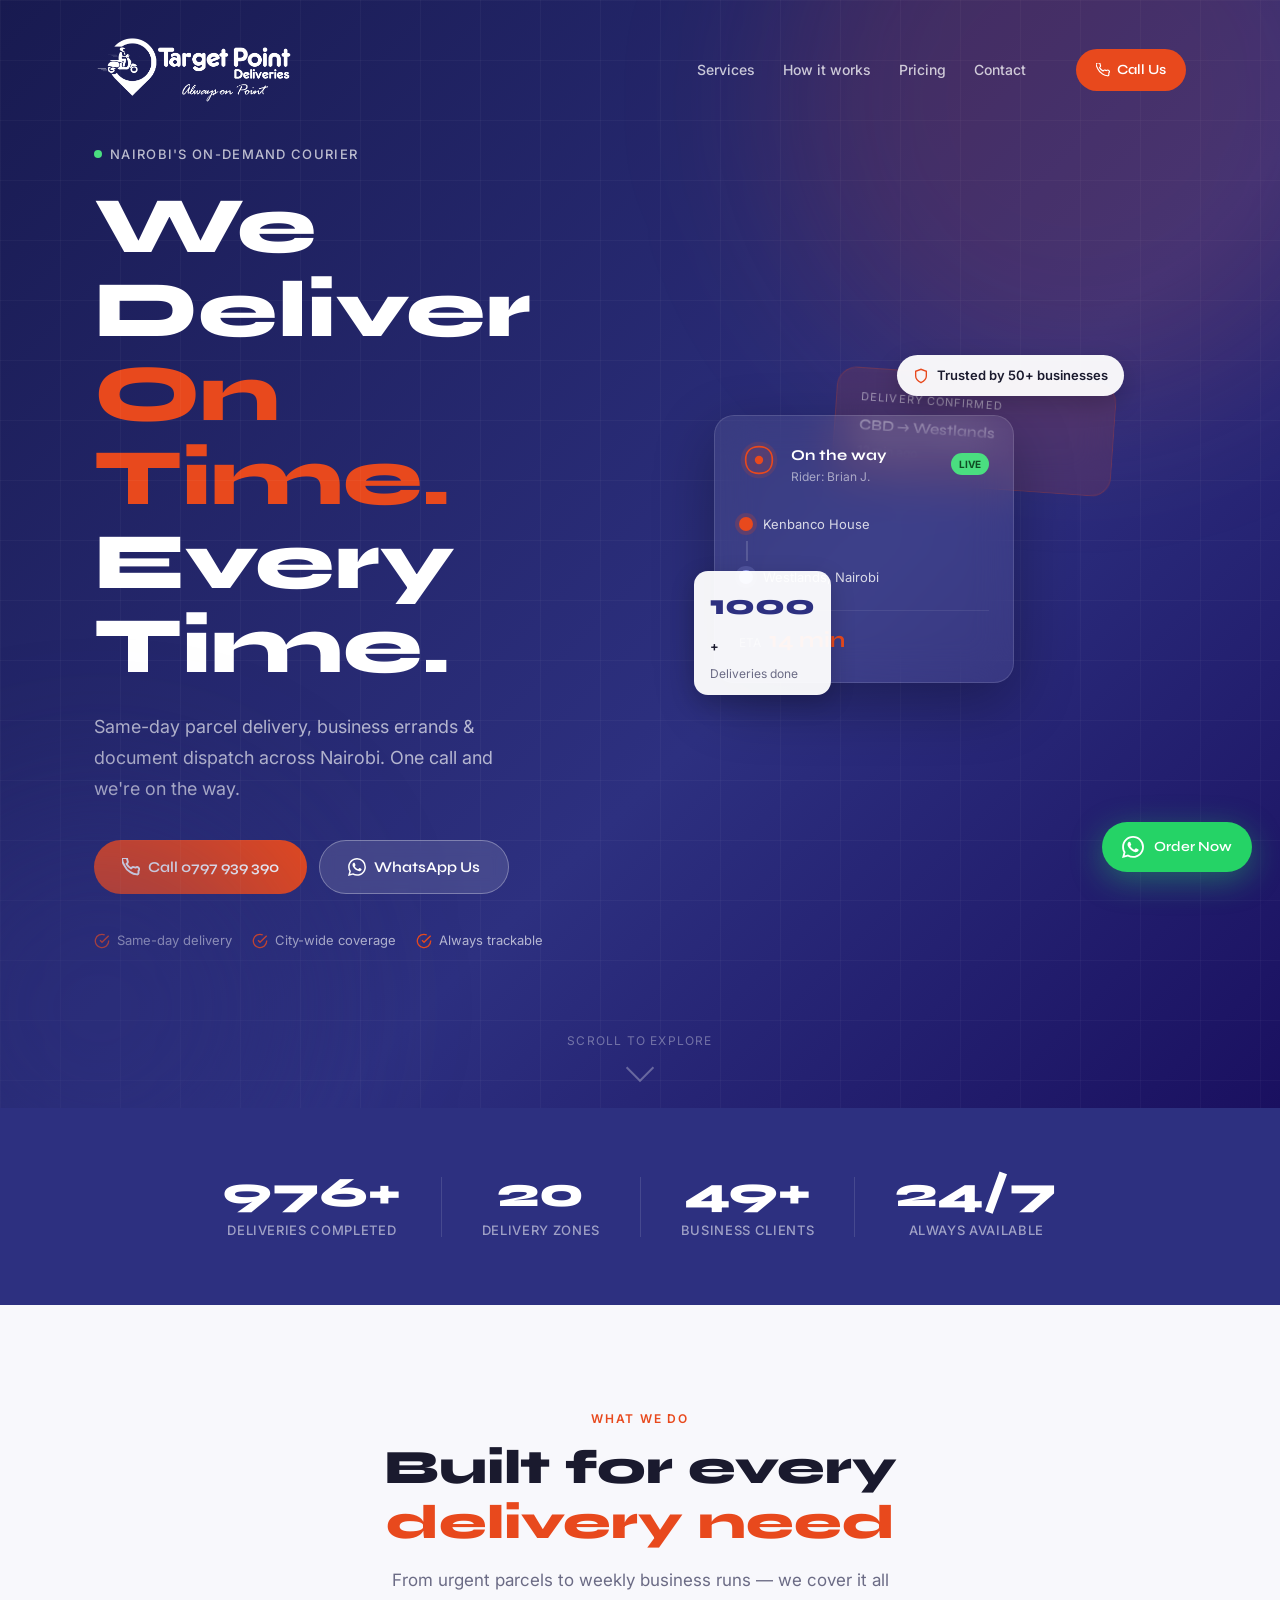
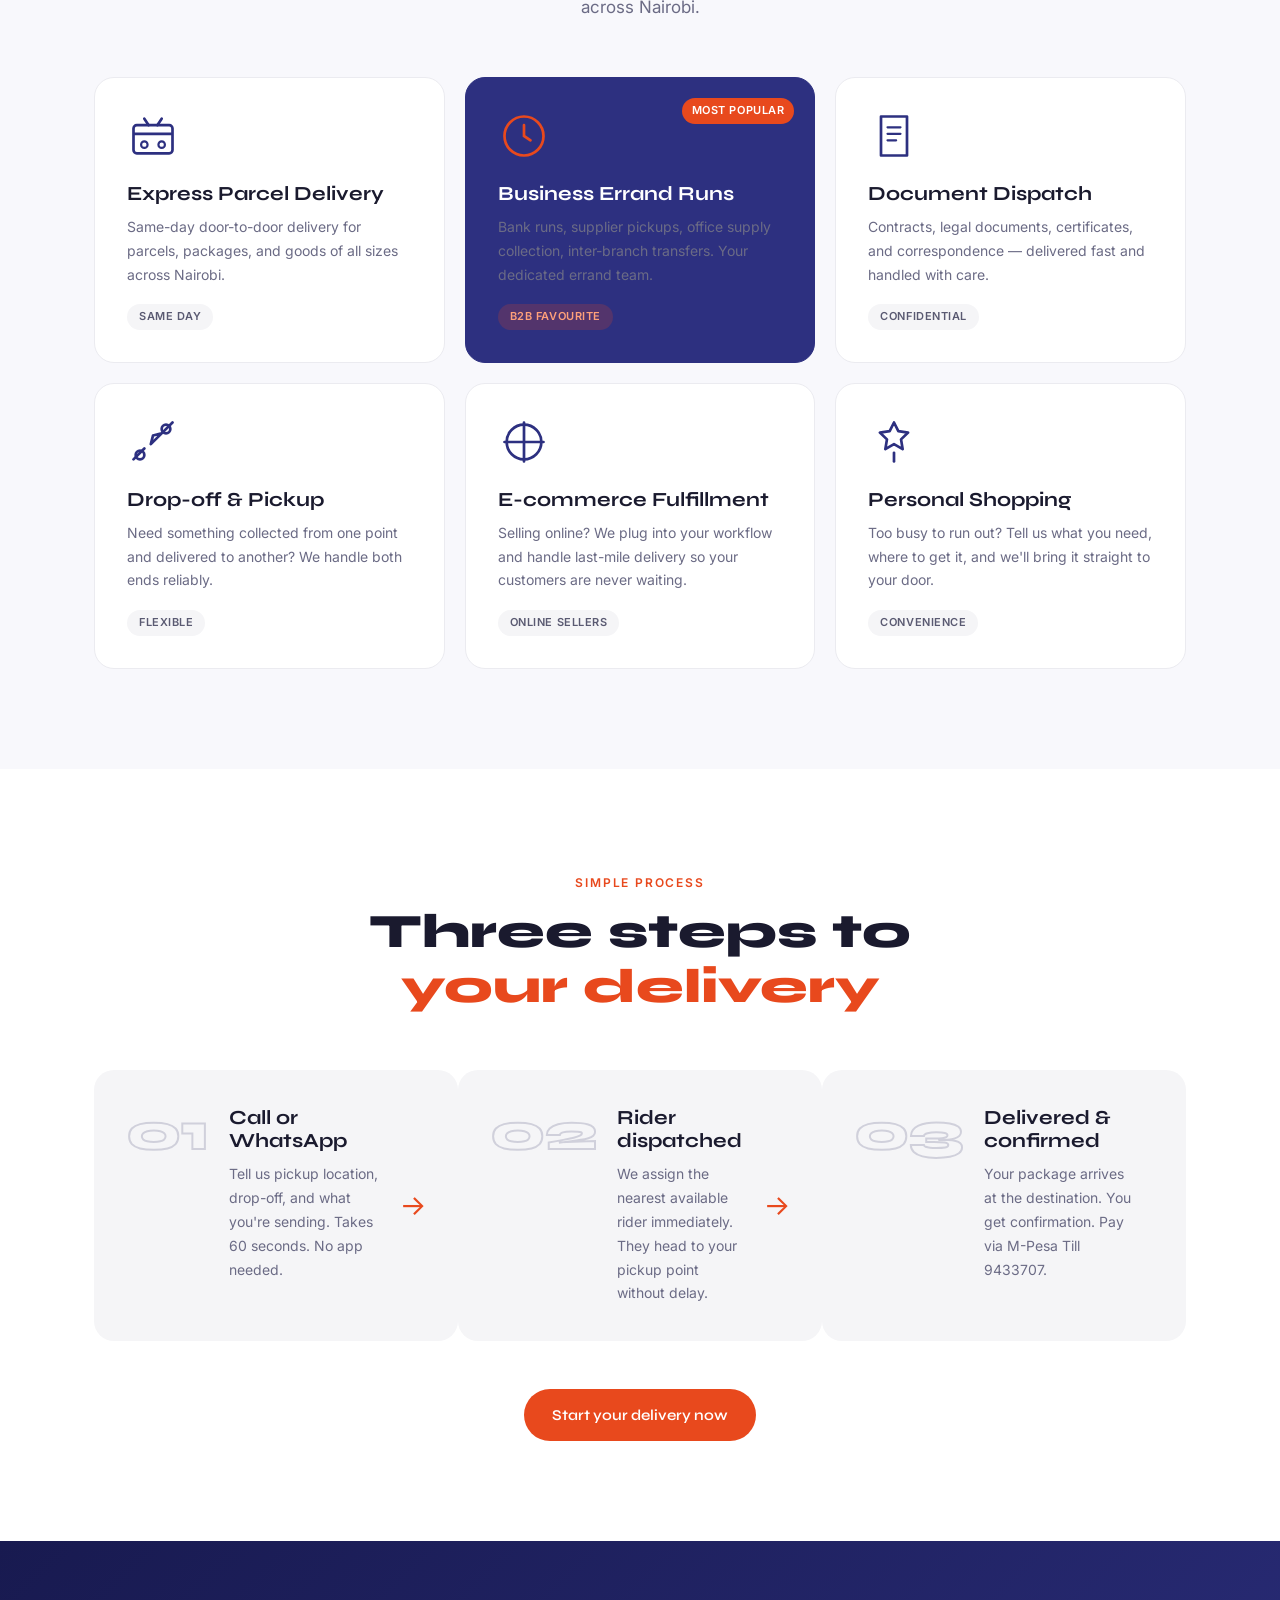
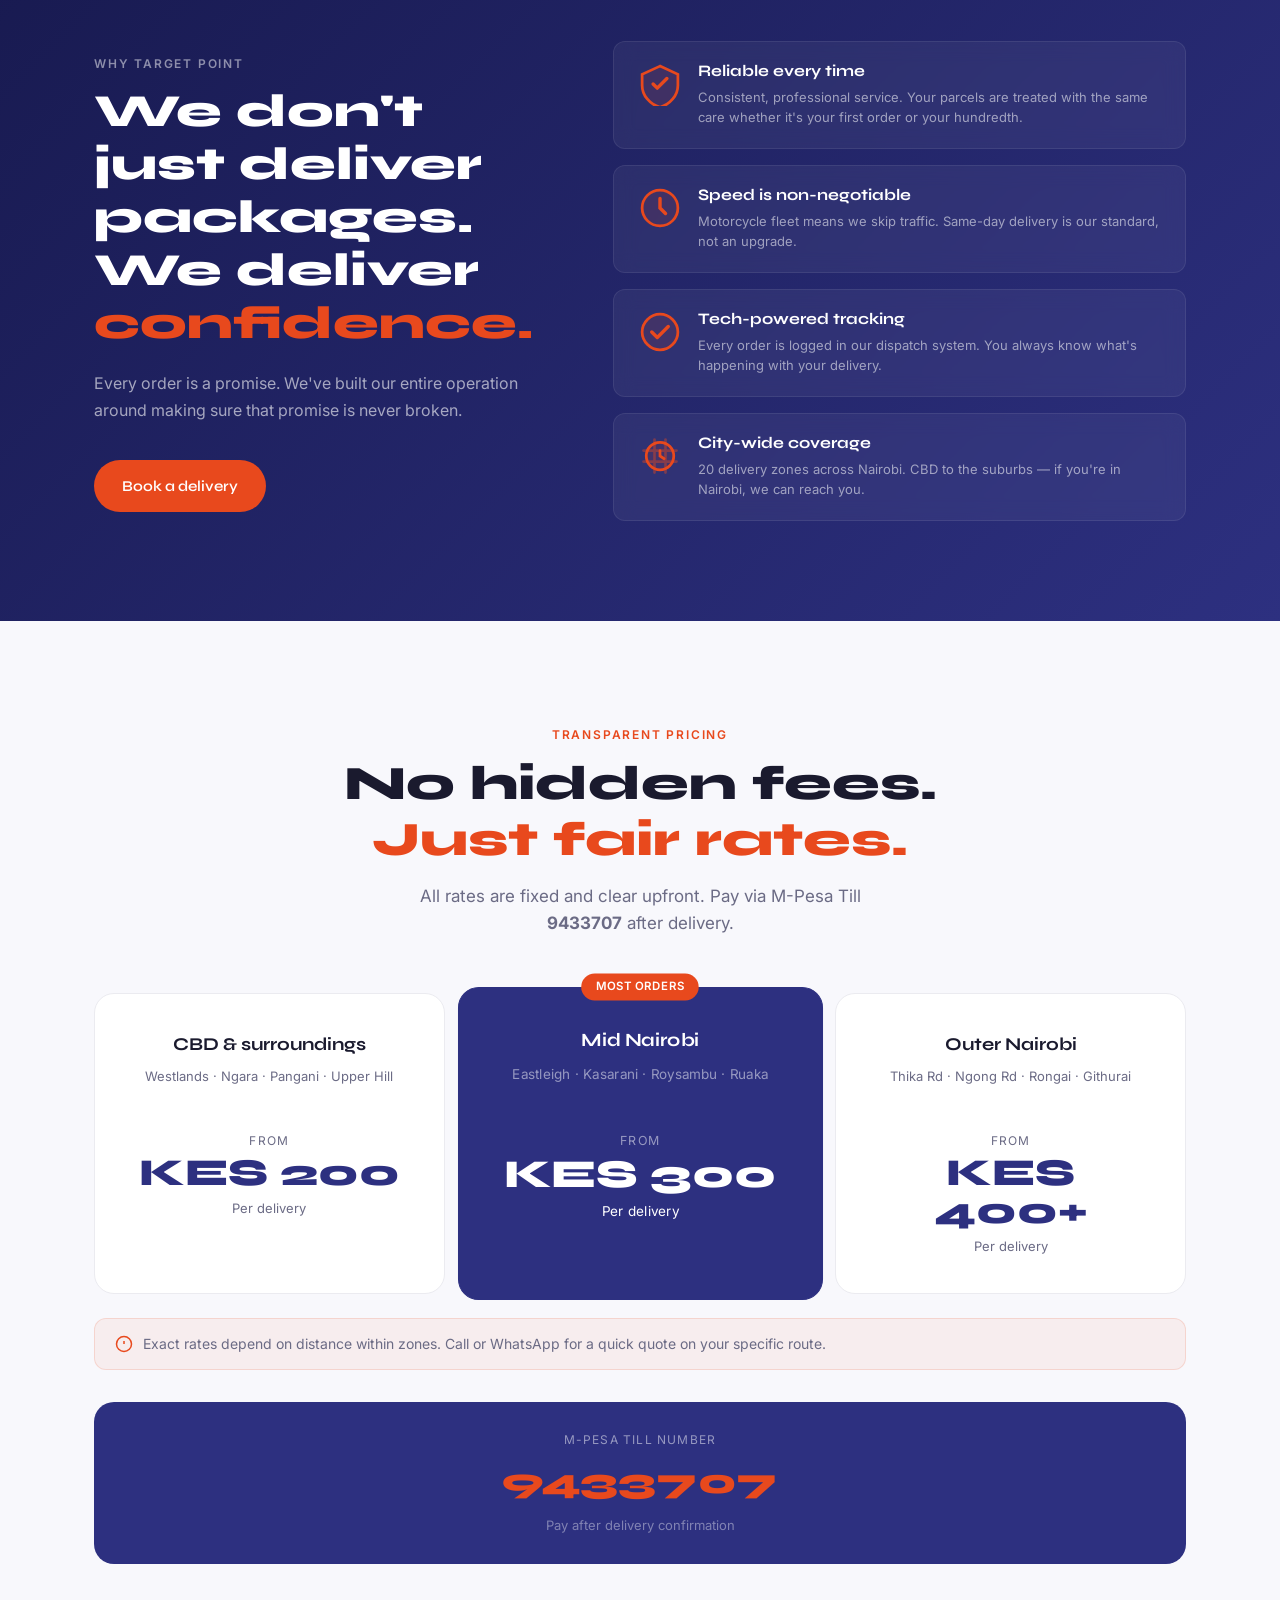
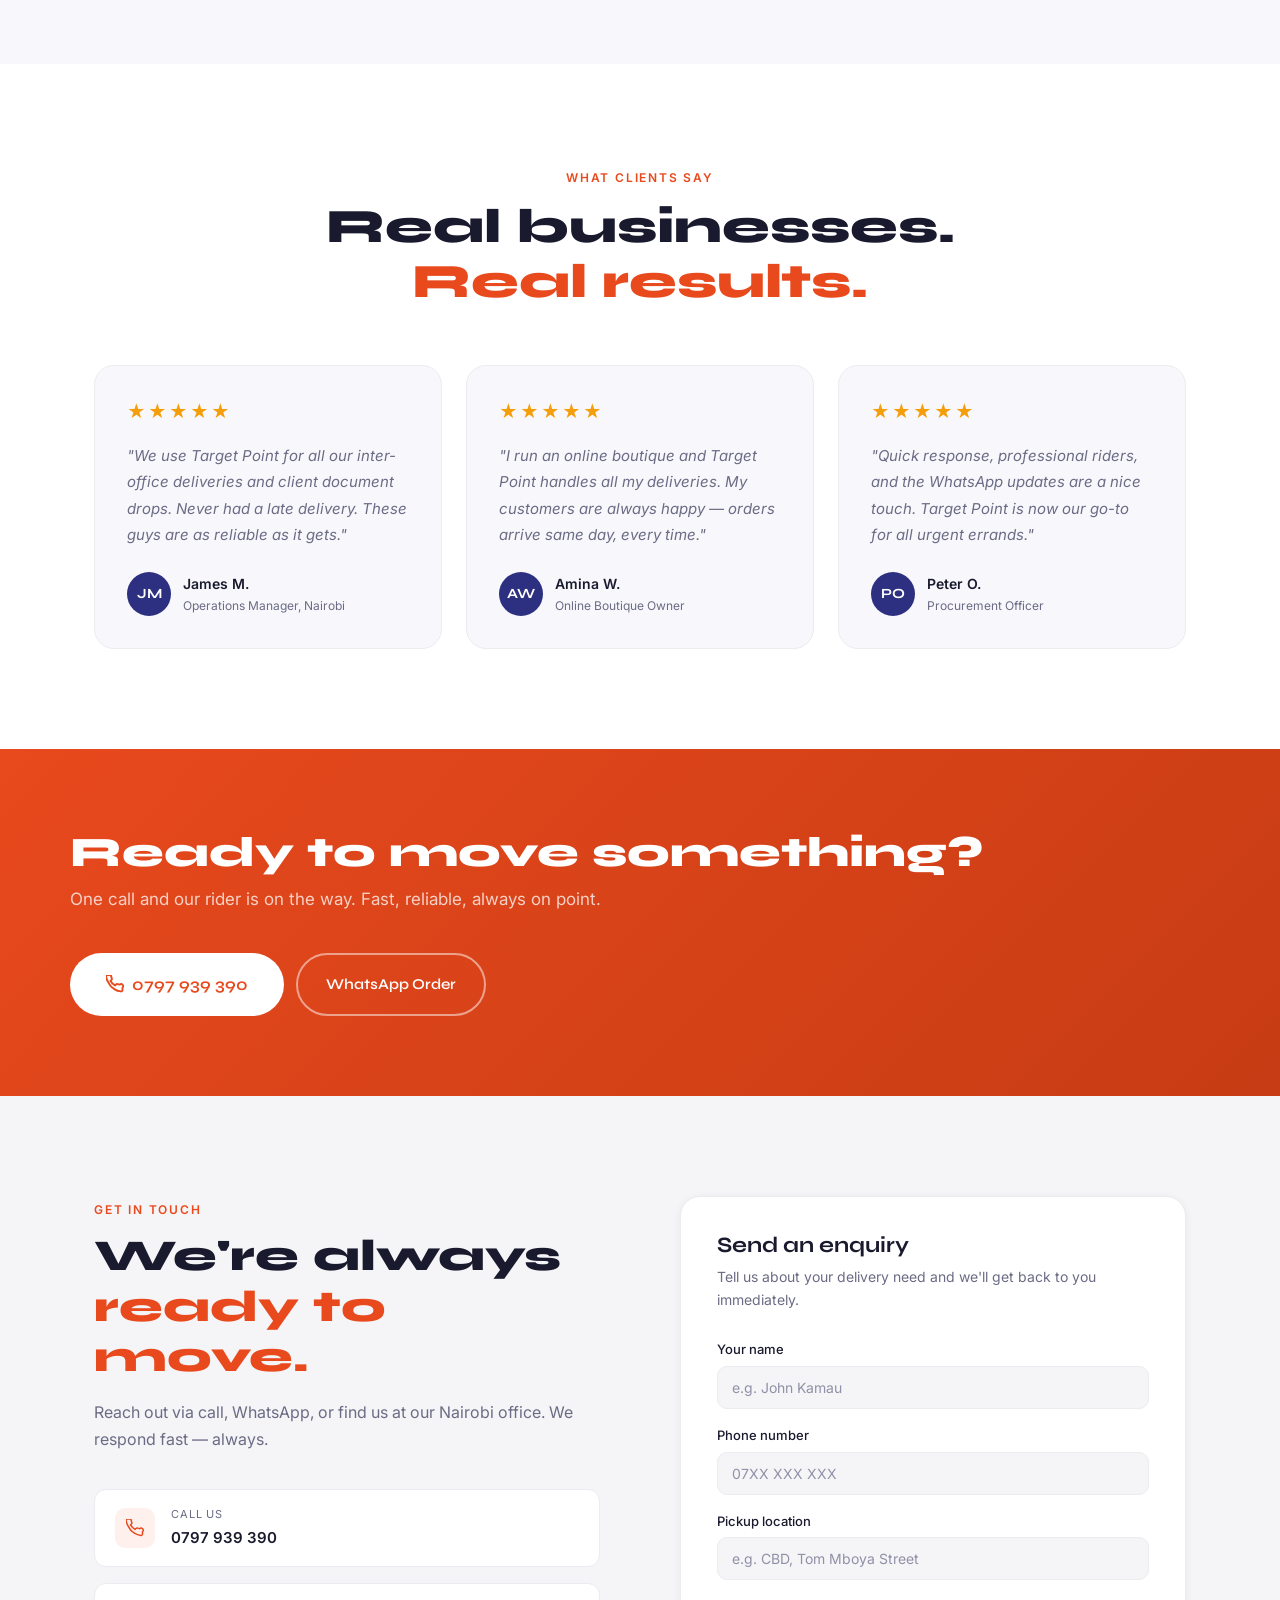
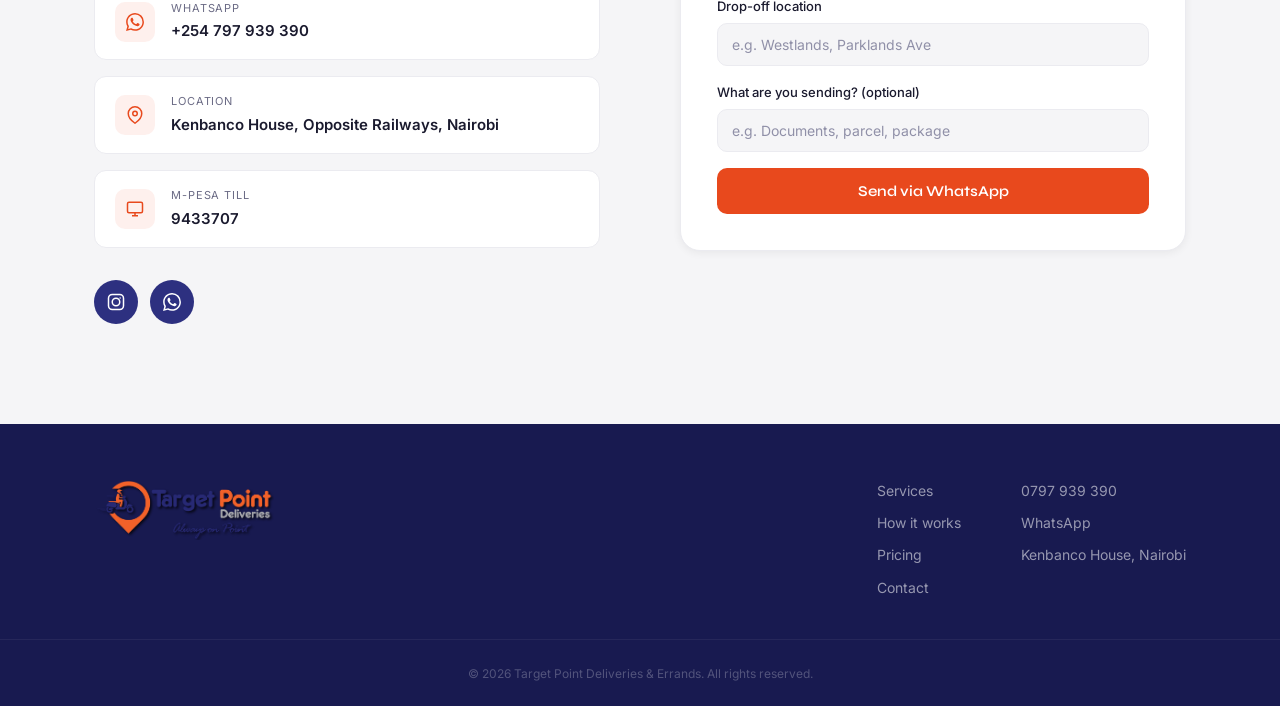
<file: index.html>
<!doctype html>
<html lang="en">
  <head>
    <meta charset="UTF-8" />
    <meta name="viewport" content="width=device-width, initial-scale=1.0" />
    <title>
      Target Point Deliveries & Errands | Fast, Reliable, Always on Point
    </title>
    <meta
      name="description"
      content="Nairobi's fastest motorcycle courier service. Same-day parcel delivery, business errands & document dispatch across the city. Call 0797 939 390."
    />
    <link rel="preconnect" href="https://fonts.googleapis.com" />
    <link rel="preconnect" href="https://fonts.gstatic.com" crossorigin />
    <link
      href="https://fonts.googleapis.com/css2?family=Syne:wght@400;600;700;800&family=Inter:wght@400;500;600&display=swap"
      rel="stylesheet"
    />
    <link rel="stylesheet" href="style.css" />
  </head>
  <body>
    <!-- FLOATING WHATSAPP -->
    <a
      href="https://wa.me/254797939390?text=Hi%20Target%20Point%2C%20I%27d%20like%20to%20make%20a%20delivery%20enquiry."
      class="wa-float"
      target="_blank"
      aria-label="Chat on WhatsApp"
    >
      <svg viewBox="0 0 24 24" fill="currentColor">
        <path
          d="M17.472 14.382c-.297-.149-1.758-.867-2.03-.967-.273-.099-.471-.148-.67.15-.197.297-.767.966-.94 1.164-.173.199-.347.223-.644.075-.297-.15-1.255-.463-2.39-1.475-.883-.788-1.48-1.761-1.653-2.059-.173-.297-.018-.458.13-.606.134-.133.298-.347.446-.52.149-.174.198-.298.298-.497.099-.198.05-.371-.025-.52-.075-.149-.669-1.612-.916-2.207-.242-.579-.487-.5-.669-.51-.173-.008-.371-.01-.57-.01-.198 0-.52.074-.792.372-.272.297-1.04 1.016-1.04 2.479 0 1.462 1.065 2.875 1.213 3.074.149.198 2.096 3.2 5.077 4.487.709.306 1.262.489 1.694.625.712.227 1.36.195 1.871.118.571-.085 1.758-.719 2.006-1.413.248-.694.248-1.289.173-1.413-.074-.124-.272-.198-.57-.347m-5.421 7.403h-.004a9.87 9.87 0 01-5.031-1.378l-.361-.214-3.741.982.998-3.648-.235-.374a9.86 9.86 0 01-1.51-5.26c.001-5.45 4.436-9.884 9.888-9.884 2.64 0 5.122 1.03 6.988 2.898a9.825 9.825 0 012.893 6.994c-.003 5.45-4.437 9.884-9.885 9.884m8.413-18.297A11.815 11.815 0 0012.05 0C5.495 0 .16 5.335.157 11.892c0 2.096.547 4.142 1.588 5.945L.057 24l6.305-1.654a11.882 11.882 0 005.683 1.448h.005c6.554 0 11.89-5.335 11.893-11.893a11.821 11.821 0 00-3.48-8.413z"
        />
      </svg>
      <span>Order Now</span>
    </a>

    <!-- NAV -->
    <nav class="nav" id="nav">
      <div class="nav-inner">
        <a href="#" class="nav-logo">
          <div class="nav-logo-mark">
            <img
              src="/logo2.png"
              alt="Target Point Deliveries Logo"
            />
          </div>
        </a>
        <div class="nav-links">
          <a href="#services">Services</a>
          <a href="#how">How it works</a>
          <a href="#pricing">Pricing</a>
          <a href="#contact">Contact</a>
        </div>
        <a href="tel:0797939390" class="btn-nav">
          <svg
            viewBox="0 0 24 24"
            fill="none"
            stroke="currentColor"
            stroke-width="2"
          >
            <path
              d="M22 16.92v3a2 2 0 01-2.18 2 19.79 19.79 0 01-8.63-3.07A19.5 19.5 0 013.07 9.81 19.79 19.79 0 01.01 1.18 2 2 0 012 0h3a2 2 0 012 1.72c.127.96.361 1.903.7 2.81a2 2 0 01-.45 2.11L6.09 7.91a16 16 0 006 6l1.27-1.27a2 2 0 012.11-.45c.907.339 1.85.573 2.81.7A2 2 0 0122 16.92z"
            />
          </svg>
          Call Us
        </a>
        <button class="nav-burger" id="burger" aria-label="Menu">
          <span></span><span></span><span></span>
        </button>
      </div>
      <div class="nav-mobile" id="navMobile">
        <a href="#services" onclick="closeMobile()">Services</a>
        <a href="#how" onclick="closeMobile()">How it works</a>
        <a href="#pricing" onclick="closeMobile()">Pricing</a>
        <a href="#contact" onclick="closeMobile()">Contact</a>
        <a href="tel:0797939390" class="btn-nav-mobile">Call 0797 939 390</a>
      </div>
    </nav>

    <!-- HERO -->
    <section class="hero" id="home">
      <div class="hero-bg-grid"></div>
      <div class="hero-orb hero-orb-1"></div>
      <div class="hero-orb hero-orb-2"></div>
      <div class="hero-inner">
        <div class="hero-content">
          <div class="hero-eyebrow">
            <span class="pulse-dot"></span>
            Nairobi's On-Demand Courier
          </div>
          <h1 class="hero-h1">
            We Deliver<br />
            <span class="hero-accent">On Time.</span><br />
            Every Time.
          </h1>
          <p class="hero-desc">
            Same-day parcel delivery, business errands & document dispatch
            across Nairobi. One call and we're on the way.
          </p>
          <div class="hero-ctas">
            <a href="tel:0797939390" class="btn-primary">
              <svg
                viewBox="0 0 24 24"
                fill="none"
                stroke="currentColor"
                stroke-width="2.5"
              >
                <path
                  d="M22 16.92v3a2 2 0 01-2.18 2 19.79 19.79 0 01-8.63-3.07A19.5 19.5 0 013.07 9.81 19.79 19.79 0 01.01 1.18 2 2 0 012 0h3a2 2 0 012 1.72c.127.96.361 1.903.7 2.81a2 2 0 01-.45 2.11L6.09 7.91a16 16 0 006 6l1.27-1.27a2 2 0 012.11-.45c.907.339 1.85.573 2.81.7A2 2 0 0122 16.92z"
                />
              </svg>
              Call 0797 939 390
            </a>
            <a
              href="https://wa.me/254797939390?text=Hi%20Target%20Point%2C%20I%27d%20like%20to%20make%20a%20delivery%20enquiry."
              target="_blank"
              class="btn-secondary"
            >
              <svg viewBox="0 0 24 24" fill="currentColor">
                <path
                  d="M17.472 14.382c-.297-.149-1.758-.867-2.03-.967-.273-.099-.471-.148-.67.15-.197.297-.767.966-.94 1.164-.173.199-.347.223-.644.075-.297-.15-1.255-.463-2.39-1.475-.883-.788-1.48-1.761-1.653-2.059-.173-.297-.018-.458.13-.606.134-.133.298-.347.446-.52.149-.174.198-.298.298-.497.099-.198.05-.371-.025-.52-.075-.149-.669-1.612-.916-2.207-.242-.579-.487-.5-.669-.51-.173-.008-.371-.01-.57-.01-.198 0-.52.074-.792.372-.272.297-1.04 1.016-1.04 2.479 0 1.462 1.065 2.875 1.213 3.074.149.198 2.096 3.2 5.077 4.487.709.306 1.262.489 1.694.625.712.227 1.36.195 1.871.118.571-.085 1.758-.719 2.006-1.413.248-.694.248-1.289.173-1.413-.074-.124-.272-.198-.57-.347m-5.421 7.403h-.004a9.87 9.87 0 01-5.031-1.378l-.361-.214-3.741.982.998-3.648-.235-.374a9.86 9.86 0 01-1.51-5.26c.001-5.45 4.436-9.884 9.888-9.884 2.64 0 5.122 1.03 6.988 2.898a9.825 9.825 0 012.893 6.994c-.003 5.45-4.437 9.884-9.885 9.884m8.413-18.297A11.815 11.815 0 0012.05 0C5.495 0 .16 5.335.157 11.892c0 2.096.547 4.142 1.588 5.945L.057 24l6.305-1.654a11.882 11.882 0 005.683 1.448h.005c6.554 0 11.89-5.335 11.893-11.893a11.821 11.821 0 00-3.48-8.413z"
                />
              </svg>
              WhatsApp Us
            </a>
          </div>
          <div class="hero-trust">
            <div class="trust-item">
              <svg
                viewBox="0 0 24 24"
                fill="none"
                stroke="#E8491D"
                stroke-width="2"
              >
                <path d="M22 11.08V12a10 10 0 11-5.93-9.14" />
                <polyline points="22 4 12 14.01 9 11.01" />
              </svg>
              Same-day delivery
            </div>
            <div class="trust-item">
              <svg
                viewBox="0 0 24 24"
                fill="none"
                stroke="#E8491D"
                stroke-width="2"
              >
                <path d="M22 11.08V12a10 10 0 11-5.93-9.14" />
                <polyline points="22 4 12 14.01 9 11.01" />
              </svg>
              City-wide coverage
            </div>
            <div class="trust-item">
              <svg
                viewBox="0 0 24 24"
                fill="none"
                stroke="#E8491D"
                stroke-width="2"
              >
                <path d="M22 11.08V12a10 10 0 11-5.93-9.14" />
                <polyline points="22 4 12 14.01 9 11.01" />
              </svg>
              Always trackable
            </div>
          </div>
        </div>
        <div class="hero-visual">
          <div class="hero-card-stack">
            <div class="hero-card hero-card-back">
              <div class="hc-label">Delivery confirmed</div>
              <div class="hc-sub">CBD → Westlands</div>
              <div class="hc-time">12 min ago</div>
            </div>
            <div class="hero-card hero-card-front">
              <div class="hc-top">
                <div class="hc-icon">
                  <svg viewBox="0 0 48 48" fill="none">
                    <circle
                      cx="24"
                      cy="24"
                      r="22"
                      fill="#E8491D"
                      opacity="0.15"
                    />
                    <path
                      d="M8 24 C8 14 14 8 24 8 S40 14 40 24 S34 40 24 40 S8 34 8 24"
                      stroke="#E8491D"
                      stroke-width="2"
                      fill="none"
                    />
                    <circle cx="24" cy="24" r="5" fill="#E8491D" />
                  </svg>
                </div>
                <div>
                  <div class="hc-status">On the way</div>
                  <div class="hc-rider">Rider: Brian J.</div>
                </div>
                <div class="hc-badge">LIVE</div>
              </div>
              <div class="hc-route">
                <div class="hc-point hc-point-from">
                  <span class="dot dot-orange"></span>
                  <span>Kenbanco House</span>
                </div>
                <div class="hc-line-vert"></div>
                <div class="hc-point hc-point-to">
                  <span class="dot dot-navy"></span>
                  <span>Westlands, Nairobi</span>
                </div>
              </div>
              <div class="hc-eta">
                <span class="eta-label">ETA</span>
                <span class="eta-val">14 min</span>
              </div>
            </div>
            <div class="hero-stat-pill hero-stat-1">
              <span class="stat-num" data-target="1000">0</span>+
              <span class="stat-lbl">Deliveries done</span>
            </div>
            <div class="hero-stat-pill hero-stat-2">
              <svg
                viewBox="0 0 24 24"
                fill="none"
                stroke="#E8491D"
                stroke-width="2"
              >
                <path d="M12 22s8-4 8-10V5l-8-3-8 3v7c0 6 8 10 8 10z" />
              </svg>
              Trusted by 50+ businesses
            </div>
          </div>
        </div>
      </div>
      <div class="hero-scroll-hint">
        <span>Scroll to explore</span>
        <div class="scroll-arrow"></div>
      </div>
    </section>

    <!-- STATS BAR -->
    <section class="stats-bar">
      <div class="stats-inner">
        <div class="stat-item">
          <div class="stat-number">
            <span data-target="1000" class="counter">0</span>+
          </div>
          <div class="stat-label">Deliveries completed</div>
        </div>
        <div class="stat-divider"></div>
        <div class="stat-item">
          <div class="stat-number">
            <span data-target="20" class="counter">0</span>
          </div>
          <div class="stat-label">Delivery zones</div>
        </div>
        <div class="stat-divider"></div>
        <div class="stat-item">
          <div class="stat-number">
            <span data-target="50" class="counter">0</span>+
          </div>
          <div class="stat-label">Business clients</div>
        </div>
        <div class="stat-divider"></div>
        <div class="stat-item">
          <div class="stat-number">24/7</div>
          <div class="stat-label">Always available</div>
        </div>
      </div>
    </section>

    <!-- SERVICES -->
    <section class="services" id="services">
      <div class="container">
        <div class="section-header reveal">
          <div class="eyebrow">What we do</div>
          <h2>
            Built for every<br /><span class="text-orange">delivery need</span>
          </h2>
          <p>
            From urgent parcels to weekly business runs — we cover it all across
            Nairobi.
          </p>
        </div>
        <div class="services-grid">
          <div class="service-card reveal">
            <div class="service-icon">
              <svg viewBox="0 0 48 48" fill="none">
                <rect
                  x="6"
                  y="14"
                  width="36"
                  height="26"
                  rx="3"
                  stroke="currentColor"
                  stroke-width="2.5"
                />
                <path d="M6 22h36" stroke="currentColor" stroke-width="2.5" />
                <circle
                  cx="16"
                  cy="32"
                  r="3"
                  stroke="currentColor"
                  stroke-width="2"
                />
                <circle
                  cx="32"
                  cy="32"
                  r="3"
                  stroke="currentColor"
                  stroke-width="2"
                />
                <path
                  d="M16 8l4 6M32 8l-4 6"
                  stroke="currentColor"
                  stroke-width="2.5"
                  stroke-linecap="round"
                />
              </svg>
            </div>
            <h3>Express Parcel Delivery</h3>
            <p>
              Same-day door-to-door delivery for parcels, packages, and goods of
              all sizes across Nairobi.
            </p>
            <div class="service-tag">Same day</div>
          </div>
          <div class="service-card service-card-featured reveal">
            <div class="service-featured-label">Most popular</div>
            <div class="service-icon">
              <svg viewBox="0 0 48 48" fill="none">
                <path
                  d="M24 6C14.06 6 6 14.06 6 24s8.06 18 18 18 18-8.06 18-18S33.94 6 24 6z"
                  stroke="currentColor"
                  stroke-width="2.5"
                />
                <path
                  d="M24 14v10l6 4"
                  stroke="currentColor"
                  stroke-width="2.5"
                  stroke-linecap="round"
                />
              </svg>
            </div>
            <h3>Business Errand Runs</h3>
            <p>
              Bank runs, supplier pickups, office supply collection,
              inter-branch transfers. Your dedicated errand team.
            </p>
            <div class="service-tag">B2B favourite</div>
          </div>
          <div class="service-card reveal">
            <div class="service-icon">
              <svg viewBox="0 0 48 48" fill="none">
                <path
                  d="M12 6h24v36H12z"
                  stroke="currentColor"
                  stroke-width="2.5"
                  stroke-linejoin="round"
                />
                <path
                  d="M18 16h12M18 22h12M18 28h8"
                  stroke="currentColor"
                  stroke-width="2"
                  stroke-linecap="round"
                />
              </svg>
            </div>
            <h3>Document Dispatch</h3>
            <p>
              Contracts, legal documents, certificates, and correspondence —
              delivered fast and handled with care.
            </p>
            <div class="service-tag">Confidential</div>
          </div>
          <div class="service-card reveal">
            <div class="service-icon">
              <svg viewBox="0 0 48 48" fill="none">
                <path
                  d="M6 40l10-10M42 6L32 16m0 0l-8 2-2 8 10-10z"
                  stroke="currentColor"
                  stroke-width="2.5"
                  stroke-linecap="round"
                  stroke-linejoin="round"
                />
                <circle
                  cx="12"
                  cy="36"
                  r="4"
                  stroke="currentColor"
                  stroke-width="2.5"
                />
                <circle
                  cx="36"
                  cy="12"
                  r="4"
                  stroke="currentColor"
                  stroke-width="2.5"
                />
              </svg>
            </div>
            <h3>Drop-off & Pickup</h3>
            <p>
              Need something collected from one point and delivered to another?
              We handle both ends reliably.
            </p>
            <div class="service-tag">Flexible</div>
          </div>
          <div class="service-card reveal">
            <div class="service-icon">
              <svg viewBox="0 0 48 48" fill="none">
                <path
                  d="M6 24h36M24 6v36"
                  stroke="currentColor"
                  stroke-width="2.5"
                  stroke-linecap="round"
                />
                <circle
                  cx="24"
                  cy="24"
                  r="16"
                  stroke="currentColor"
                  stroke-width="2.5"
                />
              </svg>
            </div>
            <h3>E-commerce Fulfillment</h3>
            <p>
              Selling online? We plug into your workflow and handle last-mile
              delivery so your customers are never waiting.
            </p>
            <div class="service-tag">Online sellers</div>
          </div>
          <div class="service-card reveal">
            <div class="service-icon">
              <svg viewBox="0 0 48 48" fill="none">
                <path
                  d="M24 6l4 8 9 1.3-6.5 6.3 1.5 9L24 26l-8 4.6 1.5-9L11 15.3l9-1.3z"
                  stroke="currentColor"
                  stroke-width="2.5"
                  stroke-linejoin="round"
                />
                <path
                  d="M24 34v8"
                  stroke="currentColor"
                  stroke-width="2.5"
                  stroke-linecap="round"
                />
              </svg>
            </div>
            <h3>Personal Shopping</h3>
            <p>
              Too busy to run out? Tell us what you need, where to get it, and
              we'll bring it straight to your door.
            </p>
            <div class="service-tag">Convenience</div>
          </div>
        </div>
      </div>
    </section>

    <!-- HOW IT WORKS -->
    <section class="how" id="how">
      <div class="container">
        <div class="section-header reveal">
          <div class="eyebrow">Simple process</div>
          <h2>
            Three steps to<br /><span class="text-orange">your delivery</span>
          </h2>
        </div>
        <div class="steps">
          <div class="step reveal">
            <div class="step-num">01</div>
            <div class="step-body">
              <h3>Call or WhatsApp</h3>
              <p>
                Tell us pickup location, drop-off, and what you're sending.
                Takes 60 seconds. No app needed.
              </p>
            </div>
            <div class="step-arrow">→</div>
          </div>
          <div class="step reveal">
            <div class="step-num">02</div>
            <div class="step-body">
              <h3>Rider dispatched</h3>
              <p>
                We assign the nearest available rider immediately. They head to
                your pickup point without delay.
              </p>
            </div>
            <div class="step-arrow">→</div>
          </div>
          <div class="step reveal">
            <div class="step-num">03</div>
            <div class="step-body">
              <h3>Delivered & confirmed</h3>
              <p>
                Your package arrives at the destination. You get confirmation.
                Pay via M-Pesa Till 9433707.
              </p>
            </div>
            <div class="step-arrow" style="opacity: 0"></div>
          </div>
        </div>
        <div class="how-cta reveal">
          <a href="tel:0797939390" class="btn-primary"
            >Start your delivery now</a
          >
        </div>
      </div>
    </section>

    <!-- WHY CHOOSE US -->
    <section class="why" id="why">
      <div class="why-bg"></div>
      <div class="container">
        <div class="why-inner">
          <div class="why-left reveal">
            <div class="eyebrow eyebrow-light">Why Target Point</div>
            <h2 class="why-h2">
              We don't just deliver packages.<br />We deliver
              <span class="text-orange">confidence.</span>
            </h2>
            <p class="why-desc">
              Every order is a promise. We've built our entire operation around
              making sure that promise is never broken.
            </p>
            <a
              href="https://wa.me/254797939390?text=Hi%20Target%20Point%2C%20I%27d%20like%20to%20make%20a%20delivery%20enquiry."
              target="_blank"
              class="btn-primary"
              >Book a delivery</a
            >
          </div>
          <div class="why-right reveal">
            <div class="why-card">
              <div class="why-icon">
                <svg viewBox="0 0 32 32" fill="none">
                  <path
                    d="M16 3L3 9v8c0 7.18 5.58 13.89 13 15.93C23.42 30.89 29 24.18 29 17V9L16 3z"
                    stroke="#E8491D"
                    stroke-width="2"
                    fill="rgba(232,73,29,0.1)"
                  />
                  <path
                    d="M11 16l3 3 7-7"
                    stroke="#E8491D"
                    stroke-width="2.5"
                    stroke-linecap="round"
                    stroke-linejoin="round"
                  />
                </svg>
              </div>
              <div>
                <h4>Reliable every time</h4>
                <p>
                  Consistent, professional service. Your parcels are treated
                  with the same care whether it's your first order or your
                  hundredth.
                </p>
              </div>
            </div>
            <div class="why-card">
              <div class="why-icon">
                <svg viewBox="0 0 32 32" fill="none">
                  <circle
                    cx="16"
                    cy="16"
                    r="13"
                    stroke="#E8491D"
                    stroke-width="2"
                    fill="rgba(232,73,29,0.1)"
                  />
                  <path
                    d="M16 9v7l4 4"
                    stroke="#E8491D"
                    stroke-width="2.5"
                    stroke-linecap="round"
                  />
                </svg>
              </div>
              <div>
                <h4>Speed is non-negotiable</h4>
                <p>
                  Motorcycle fleet means we skip traffic. Same-day delivery is
                  our standard, not an upgrade.
                </p>
              </div>
            </div>
            <div class="why-card">
              <div class="why-icon">
                <svg viewBox="0 0 32 32" fill="none">
                  <path
                    d="M16 3C9 3 3 9 3 16s6 13 13 13 13-6 13-13S23 3 16 3z"
                    stroke="#E8491D"
                    stroke-width="2"
                    fill="rgba(232,73,29,0.1)"
                  />
                  <path
                    d="M10 16l4 4 8-8"
                    stroke="#E8491D"
                    stroke-width="2.5"
                    stroke-linecap="round"
                    stroke-linejoin="round"
                  />
                </svg>
              </div>
              <div>
                <h4>Tech-powered tracking</h4>
                <p>
                  Every order is logged in our dispatch system. You always know
                  what's happening with your delivery.
                </p>
              </div>
            </div>
            <div class="why-card">
              <div class="why-icon">
                <svg viewBox="0 0 32 32" fill="none">
                  <path
                    d="M4 12h24M4 20h24M12 4v24M20 4v24"
                    stroke="#E8491D"
                    stroke-width="2"
                    stroke-linecap="round"
                    opacity="0.4"
                  />
                  <circle
                    cx="16"
                    cy="16"
                    r="10"
                    stroke="#E8491D"
                    stroke-width="2"
                    fill="rgba(232,73,29,0.1)"
                  />
                  <path
                    d="M16 12v4l3 2"
                    stroke="#E8491D"
                    stroke-width="2"
                    stroke-linecap="round"
                  />
                </svg>
              </div>
              <div>
                <h4>City-wide coverage</h4>
                <p>
                  20 delivery zones across Nairobi. CBD to the suburbs — if
                  you're in Nairobi, we can reach you.
                </p>
              </div>
            </div>
          </div>
        </div>
      </div>
    </section>

    <!-- PRICING -->
    <section class="pricing" id="pricing">
      <div class="container">
        <div class="section-header reveal">
          <div class="eyebrow">Transparent pricing</div>
          <h2>
            No hidden fees.<br /><span class="text-orange"
              >Just fair rates.</span
            >
          </h2>
          <p>
            All rates are fixed and clear upfront. Pay via M-Pesa Till
            <strong>9433707</strong> after delivery.
          </p>
        </div>
        <div class="pricing-grid reveal">
          <div class="price-card">
            <div class="price-zone">CBD & surroundings</div>
            <div class="price-examples">
              Westlands · Ngara · Pangani · Upper Hill
            </div>
            <div class="price-from">From</div>
            <div class="price-amount">KES 200</div>
            <div class="price-note">Per delivery</div>
          </div>
          <div class="price-card price-card-mid">
            <div class="price-badge">Most orders</div>
            <div class="price-zone">Mid Nairobi</div>
            <div class="price-examples">
              Eastleigh · Kasarani · Roysambu · Ruaka
            </div>
            <div class="price-from">From</div>
            <div class="price-amount">KES 300</div>
            <div class="price-note">Per delivery</div>
          </div>
          <div class="price-card">
            <div class="price-zone">Outer Nairobi</div>
            <div class="price-examples">
              Thika Rd · Ngong Rd · Rongai · Githurai
            </div>
            <div class="price-from">From</div>
            <div class="price-amount">KES 400+</div>
            <div class="price-note">Per delivery</div>
          </div>
        </div>
        <div class="pricing-note reveal">
          <svg
            viewBox="0 0 24 24"
            fill="none"
            stroke="#E8491D"
            stroke-width="2"
          >
            <circle cx="12" cy="12" r="10" />
            <line x1="12" y1="8" x2="12" y2="12" />
            <line x1="12" y1="16" x2="12.01" y2="16" />
          </svg>
          Exact rates depend on distance within zones. Call or WhatsApp for a
          quick quote on your specific route.
        </div>
        <div class="pricing-mpesa reveal">
          <div class="mpesa-label">M-Pesa Till Number</div>
          <div class="mpesa-num">9433707</div>
          <div class="mpesa-sub">Pay after delivery confirmation</div>
        </div>
      </div>
    </section>

    <!-- TESTIMONIALS -->
    <section class="testimonials" id="testimonials">
      <div class="container">
        <div class="section-header reveal">
          <div class="eyebrow">What clients say</div>
          <h2>
            Real businesses.<br /><span class="text-orange">Real results.</span>
          </h2>
        </div>
        <div class="testi-grid">
          <div class="testi-card reveal">
            <div class="testi-stars">★★★★★</div>
            <p>
              "We use Target Point for all our inter-office deliveries and
              client document drops. Never had a late delivery. These guys are
              as reliable as it gets."
            </p>
            <div class="testi-author">
              <div class="testi-avatar">JM</div>
              <div>
                <div class="testi-name">James M.</div>
                <div class="testi-role">Operations Manager, Nairobi</div>
              </div>
            </div>
          </div>
          <div class="testi-card reveal">
            <div class="testi-stars">★★★★★</div>
            <p>
              "I run an online boutique and Target Point handles all my
              deliveries. My customers are always happy — orders arrive same
              day, every time."
            </p>
            <div class="testi-author">
              <div class="testi-avatar">AW</div>
              <div>
                <div class="testi-name">Amina W.</div>
                <div class="testi-role">Online Boutique Owner</div>
              </div>
            </div>
          </div>
          <div class="testi-card reveal">
            <div class="testi-stars">★★★★★</div>
            <p>
              "Quick response, professional riders, and the WhatsApp updates are
              a nice touch. Target Point is now our go-to for all urgent
              errands."
            </p>
            <div class="testi-author">
              <div class="testi-avatar">PO</div>
              <div>
                <div class="testi-name">Peter O.</div>
                <div class="testi-role">Procurement Officer</div>
              </div>
            </div>
          </div>
        </div>
      </div>
    </section>

    <!-- CTA BAND -->
    <section class="cta-band">
      <div class="cta-band-inner">
        <div class="cta-band-text reveal">
          <h2>Ready to move something?</h2>
          <p>
            One call and our rider is on the way. Fast, reliable, always on
            point.
          </p>
        </div>
        <div class="cta-band-actions reveal">
          <a href="tel:0797939390" class="btn-primary btn-large">
            <svg
              viewBox="0 0 24 24"
              fill="none"
              stroke="currentColor"
              stroke-width="2.5"
            >
              <path
                d="M22 16.92v3a2 2 0 01-2.18 2 19.79 19.79 0 01-8.63-3.07A19.5 19.5 0 013.07 9.81 19.79 19.79 0 01.01 1.18 2 2 0 012 0h3a2 2 0 012 1.72c.127.96.361 1.903.7 2.81a2 2 0 01-.45 2.11L6.09 7.91a16 16 0 006 6l1.27-1.27a2 2 0 012.11-.45c.907.339 1.85.573 2.81.7A2 2 0 0122 16.92z"
              />
            </svg>
            0797 939 390
          </a>
          <a
            href="https://wa.me/254797939390?text=Hi%20Target%20Point%2C%20I%27d%20like%20to%20make%20a%20delivery%20enquiry."
            target="_blank"
            class="btn-outline-white"
          >
            WhatsApp Order
          </a>
        </div>
      </div>
    </section>

    <!-- CONTACT -->
    <section class="contact" id="contact">
      <div class="container">
        <div class="contact-grid">
          <div class="contact-left reveal">
            <div class="eyebrow">Get in touch</div>
            <h2>
              We're always<br /><span class="text-orange">ready to move.</span>
            </h2>
            <p>
              Reach out via call, WhatsApp, or find us at our Nairobi office. We
              respond fast — always.
            </p>
            <div class="contact-items">
              <a href="tel:0797939390" class="contact-item">
                <div class="ci-icon">
                  <svg
                    viewBox="0 0 24 24"
                    fill="none"
                    stroke="currentColor"
                    stroke-width="2"
                  >
                    <path
                      d="M22 16.92v3a2 2 0 01-2.18 2 19.79 19.79 0 01-8.63-3.07A19.5 19.5 0 013.07 9.81 19.79 19.79 0 01.01 1.18 2 2 0 012 0h3a2 2 0 012 1.72c.127.96.361 1.903.7 2.81a2 2 0 01-.45 2.11L6.09 7.91a16 16 0 006 6l1.27-1.27a2 2 0 012.11-.45c.907.339 1.85.573 2.81.7A2 2 0 0122 16.92z"
                    />
                  </svg>
                </div>
                <div>
                  <div class="ci-label">Call us</div>
                  <div class="ci-value">0797 939 390</div>
                </div>
              </a>
              <a
                href="https://wa.me/254797939390"
                target="_blank"
                class="contact-item"
              >
                <div class="ci-icon">
                  <svg viewBox="0 0 24 24" fill="currentColor">
                    <path
                      d="M17.472 14.382c-.297-.149-1.758-.867-2.03-.967-.273-.099-.471-.148-.67.15-.197.297-.767.966-.94 1.164-.173.199-.347.223-.644.075-.297-.15-1.255-.463-2.39-1.475-.883-.788-1.48-1.761-1.653-2.059-.173-.297-.018-.458.13-.606.134-.133.298-.347.446-.52.149-.174.198-.298.298-.497.099-.198.05-.371-.025-.52-.075-.149-.669-1.612-.916-2.207-.242-.579-.487-.5-.669-.51-.173-.008-.371-.01-.57-.01-.198 0-.52.074-.792.372-.272.297-1.04 1.016-1.04 2.479 0 1.462 1.065 2.875 1.213 3.074.149.198 2.096 3.2 5.077 4.487.709.306 1.262.489 1.694.625.712.227 1.36.195 1.871.118.571-.085 1.758-.719 2.006-1.413.248-.694.248-1.289.173-1.413-.074-.124-.272-.198-.57-.347m-5.421 7.403h-.004a9.87 9.87 0 01-5.031-1.378l-.361-.214-3.741.982.998-3.648-.235-.374a9.86 9.86 0 01-1.51-5.26c.001-5.45 4.436-9.884 9.888-9.884 2.64 0 5.122 1.03 6.988 2.898a9.825 9.825 0 012.893 6.994c-.003 5.45-4.437 9.884-9.885 9.884m8.413-18.297A11.815 11.815 0 0012.05 0C5.495 0 .16 5.335.157 11.892c0 2.096.547 4.142 1.588 5.945L.057 24l6.305-1.654a11.882 11.882 0 005.683 1.448h.005c6.554 0 11.89-5.335 11.893-11.893a11.821 11.821 0 00-3.48-8.413z"
                    />
                  </svg>
                </div>
                <div>
                  <div class="ci-label">WhatsApp</div>
                  <div class="ci-value">+254 797 939 390</div>
                </div>
              </a>
              <div class="contact-item">
                <div class="ci-icon">
                  <svg
                    viewBox="0 0 24 24"
                    fill="none"
                    stroke="currentColor"
                    stroke-width="2"
                  >
                    <path d="M21 10c0 7-9 13-9 13s-9-6-9-13a9 9 0 0118 0z" />
                    <circle cx="12" cy="10" r="3" />
                  </svg>
                </div>
                <div>
                  <div class="ci-label">Location</div>
                  <div class="ci-value">
                    Kenbanco House, Opposite Railways, Nairobi
                  </div>
                </div>
              </div>
              <div class="contact-item">
                <div class="ci-icon">
                  <svg
                    viewBox="0 0 24 24"
                    fill="none"
                    stroke="currentColor"
                    stroke-width="2"
                  >
                    <rect x="2" y="3" width="20" height="14" rx="2" />
                    <path d="M8 21h8M12 17v4" />
                  </svg>
                </div>
                <div>
                  <div class="ci-label">M-Pesa Till</div>
                  <div class="ci-value">9433707</div>
                </div>
              </div>
            </div>
            <div class="social-row">
              <a
                href="https://www.instagram.com/targetpoint_deliveries/"
                target="_blank"
                class="social-link"
                aria-label="Instagram"
              >
                <svg
                  viewBox="0 0 24 24"
                  fill="none"
                  stroke="currentColor"
                  stroke-width="2"
                >
                  <rect x="2" y="2" width="20" height="20" rx="5" />
                  <circle cx="12" cy="12" r="5" />
                  <circle
                    cx="17.5"
                    cy="6.5"
                    r="1"
                    fill="currentColor"
                    stroke="none"
                  />
                </svg>
              </a>
              <a
                href="https://wa.me/254797939390"
                target="_blank"
                class="social-link"
                aria-label="WhatsApp"
              >
                <svg viewBox="0 0 24 24" fill="currentColor">
                  <path
                    d="M17.472 14.382c-.297-.149-1.758-.867-2.03-.967-.273-.099-.471-.148-.67.15-.197.297-.767.966-.94 1.164-.173.199-.347.223-.644.075-.297-.15-1.255-.463-2.39-1.475-.883-.788-1.48-1.761-1.653-2.059-.173-.297-.018-.458.13-.606.134-.133.298-.347.446-.52.149-.174.198-.298.298-.497.099-.198.05-.371-.025-.52-.075-.149-.669-1.612-.916-2.207-.242-.579-.487-.5-.669-.51-.173-.008-.371-.01-.57-.01-.198 0-.52.074-.792.372-.272.297-1.04 1.016-1.04 2.479 0 1.462 1.065 2.875 1.213 3.074.149.198 2.096 3.2 5.077 4.487.709.306 1.262.489 1.694.625.712.227 1.36.195 1.871.118.571-.085 1.758-.719 2.006-1.413.248-.694.248-1.289.173-1.413-.074-.124-.272-.198-.57-.347m-5.421 7.403h-.004a9.87 9.87 0 01-5.031-1.378l-.361-.214-3.741.982.998-3.648-.235-.374a9.86 9.86 0 01-1.51-5.26c.001-5.45 4.436-9.884 9.888-9.884 2.64 0 5.122 1.03 6.988 2.898a9.825 9.825 0 012.893 6.994c-.003 5.45-4.437 9.884-9.885 9.884m8.413-18.297A11.815 11.815 0 0012.05 0C5.495 0 .16 5.335.157 11.892c0 2.096.547 4.142 1.588 5.945L.057 24l6.305-1.654a11.882 11.882 0 005.683 1.448h.005c6.554 0 11.89-5.335 11.893-11.893a11.821 11.821 0 00-3.48-8.413z"
                  />
                </svg>
              </a>
            </div>
          </div>
          <div class="contact-right reveal">
            <div class="enquiry-form">
              <h3>Send an enquiry</h3>
              <p>
                Tell us about your delivery need and we'll get back to you
                immediately.
              </p>
              <div class="form-group">
                <label>Your name</label>
                <input type="text" id="fname" placeholder="e.g. John Kamau" />
              </div>
              <div class="form-group">
                <label>Phone number</label>
                <input type="tel" id="fphone" placeholder="07XX XXX XXX" />
              </div>
              <div class="form-group">
                <label>Pickup location</label>
                <input
                  type="text"
                  id="fpickup"
                  placeholder="e.g. CBD, Tom Mboya Street"
                />
              </div>
              <div class="form-group">
                <label>Drop-off location</label>
                <input
                  type="text"
                  id="fdropoff"
                  placeholder="e.g. Westlands, Parklands Ave"
                />
              </div>
              <div class="form-group">
                <label>What are you sending? (optional)</label>
                <input
                  type="text"
                  id="fitem"
                  placeholder="e.g. Documents, parcel, package"
                />
              </div>
              <button class="btn-primary btn-full" id="sendEnquiry">
                Send via WhatsApp
              </button>
            </div>
          </div>
        </div>
      </div>
    </section>

    <!-- FOOTER -->
    <footer class="footer">
      <div class="footer-inner">
        <div class="footer-brand">
          <div class="footer-logo">
            <img
              src="/logo3.png"
              alt="Target Point Deliveries Logo"
              width="180"
            />
          </div>
        </div>
        <div class="footer-links">
          <a href="#services">Services</a>
          <a href="#how">How it works</a>
          <a href="#pricing">Pricing</a>
          <a href="#contact">Contact</a>
        </div>
        <div class="footer-contact">
          <a href="tel:0797939390">0797 939 390</a>
          <a href="https://wa.me/254797939390" target="_blank">WhatsApp</a>
          <span>Kenbanco House, Nairobi</span>
        </div>
      </div>
      <div class="footer-bottom">
        <span
          >© 2026 Target Point Deliveries & Errands. All rights reserved.</span
        >
      </div>
    </footer>

    <script src="main.js"></script>
  </body>
</html>
</file>
<file: style.css>
/* =========================================
   TARGET POINT DELIVERIES — style.css
   Brand: #E8491D (orange) · #2D3080 (navy)
   ========================================= */

*, *::before, *::after { box-sizing: border-box; margin: 0; padding: 0; }

:root {
  --orange: #E8491D;
  --orange-dark: #c73c14;
  --navy: #2D3080;
  --navy-dark: #1e2160;
  --navy-deeper: #181a50;
  --white: #ffffff;
  --off-white: #f8f8fc;
  --gray-50: #f5f5f7;
  --gray-100: #ebebf0;
  --gray-200: #d0d0db;
  --gray-400: #9090a8;
  --gray-600: #5a5a72;
  --gray-800: #2a2a3a;
  --text: #1a1a2e;
  --text-muted: #6b6b85;
  --radius: 12px;
  --radius-lg: 20px;
  --shadow-sm: 0 2px 8px rgba(0,0,0,0.06);
  --shadow-md: 0 8px 32px rgba(0,0,0,0.10);
  --shadow-lg: 0 20px 60px rgba(0,0,0,0.14);
}

html { scroll-behavior: smooth; }

body {
  font-family: 'Inter', system-ui, sans-serif;
  color: var(--text);
  background: #fff;
  overflow-x: hidden;
  line-height: 1.6;
}

h1, h2, h3, h4 { font-family: 'Syne', sans-serif; line-height: 1.15; }

a { text-decoration: none; color: inherit; }

img { max-width: 100%; }

.container { max-width: 1140px; margin: 0 auto; padding: 0 24px; }

/* ---- BUTTONS ---- */
.btn-primary {
  display: inline-flex; align-items: center; gap: 8px;
  background: var(--orange); color: #fff;
  padding: 14px 28px; border-radius: 50px;
  font-family: 'Syne', sans-serif; font-size: 15px; font-weight: 600;
  border: none; cursor: pointer; transition: all 0.22s ease;
  white-space: nowrap;
}
.btn-primary:hover { background: var(--orange-dark); transform: translateY(-2px); box-shadow: 0 8px 24px rgba(232,73,29,0.35); }
.btn-primary svg { width: 18px; height: 18px; flex-shrink: 0; }

.btn-secondary {
  display: inline-flex; align-items: center; gap: 8px;
  background: rgba(255,255,255,0.12); color: #fff;
  padding: 14px 28px; border-radius: 50px;
  font-family: 'Syne', sans-serif; font-size: 15px; font-weight: 600;
  border: 1.5px solid rgba(255,255,255,0.3); cursor: pointer;
  transition: all 0.22s ease; white-space: nowrap; backdrop-filter: blur(8px);
}
.btn-secondary:hover { background: rgba(255,255,255,0.2); transform: translateY(-2px); }
.btn-secondary svg { width: 18px; height: 18px; flex-shrink: 0; }

.btn-outline-white {
  display: inline-flex; align-items: center; gap: 8px;
  background: transparent; color: #fff;
  padding: 14px 28px; border-radius: 50px;
  font-family: 'Syne', sans-serif; font-size: 15px; font-weight: 600;
  border: 2px solid rgba(255,255,255,0.5); cursor: pointer;
  transition: all 0.22s ease; white-space: nowrap;
}
.btn-outline-white:hover { background: rgba(255,255,255,0.1); border-color: #fff; }

.btn-large { padding: 18px 36px; font-size: 17px; }
.btn-full { width: 100%; justify-content: center; border-radius: 10px; }

/* ---- NAV ---- */
.nav {
  position: fixed; top: 0; left: 0; right: 0; z-index: 1000;
  transition: all 0.3s ease;
}
.nav.scrolled {
  background: rgba(18, 18, 40, 0.95);
  backdrop-filter: blur(20px);
  border-bottom: 1px solid rgba(255,255,255,0.08);
  box-shadow: 0 4px 30px rgba(0,0,0,0.2);
}
.nav-inner {
  max-width: 1140px; margin: 0 auto;
  padding: 20px 24px;
  display: flex; align-items: center; gap: 50px;
}
.nav-logo {
  display: flex; align-items: center; gap: 10px;
  flex-shrink: 0;
}
.nav-logo-mark { width: 200px; height: 100px; }
.nav-logo-mark img { width: 100%; height: 100%; object-fit: contain; }
.nav-name { display: block; font-family: 'Syne', sans-serif; font-size: 16px; font-weight: 700; color: #fff; line-height: 1.1; }
.nav-sub { display: block; font-size: 10px; color: var(--orange); font-weight: 500; letter-spacing: 0.1em; text-transform: uppercase; }
.nav-links { display: flex; gap: 28px; margin-left: auto; }
.nav-links a { color: rgba(255,255,255,0.75); font-size: 14px; font-weight: 500; transition: color 0.2s; }
.nav-links a:hover { color: #fff; }
.btn-nav {
  display: inline-flex; align-items: center; gap: 7px;
  background: var(--orange); color: #fff;
  padding: 10px 20px; border-radius: 50px;
  font-size: 14px; font-weight: 600; font-family: 'Syne', sans-serif;
  transition: all 0.22s; flex-shrink: 0;
}
.btn-nav:hover { background: var(--orange-dark); }
.btn-nav svg { width: 14px; height: 14px; }
.nav-burger { display: none; flex-direction: column; gap: 5px; background: none; border: none; cursor: pointer; padding: 4px; margin-left: auto; }
.nav-burger span { display: block; width: 24px; height: 2px; background: #fff; border-radius: 2px; transition: all 0.3s; }
.nav-mobile {
  display: none; flex-direction: column; gap: 4px;
  background: rgba(18,18,40,0.98); backdrop-filter: blur(20px);
  padding: 16px 24px 24px; border-bottom: 1px solid rgba(255,255,255,0.08);
}
.nav-mobile a { color: rgba(255,255,255,0.8); font-size: 16px; font-weight: 500; padding: 10px 0; border-bottom: 1px solid rgba(255,255,255,0.06); }
.nav-mobile a:last-child { border-bottom: none; }
.btn-nav-mobile {
  margin-top: 8px; background: var(--orange); color: #fff !important;
  padding: 14px 20px !important; border-radius: 10px; text-align: center;
  font-weight: 600 !important; border-bottom: none !important;
}

/* ---- HERO ---- */
.hero {
  min-height: 100vh;
  background: linear-gradient(135deg, var(--navy-deeper) 0%, var(--navy) 60%, #1a1060 100%);
  position: relative; overflow: hidden;
  display: flex; flex-direction: column;
}
.hero-bg-grid {
  position: absolute; inset: 0;
  background-image:
    linear-gradient(rgba(255,255,255,0.03) 1px, transparent 1px),
    linear-gradient(90deg, rgba(255,255,255,0.03) 1px, transparent 1px);
  background-size: 60px 60px;
}
.hero-orb {
  position: absolute; border-radius: 50%;
  filter: blur(80px); pointer-events: none;
}
.hero-orb-1 { width: 600px; height: 600px; background: rgba(232,73,29,0.15); top: -200px; right: -100px; }
.hero-orb-2 { width: 400px; height: 400px; background: rgba(45,48,128,0.4); bottom: -100px; left: -100px; }

.hero-inner {
  flex: 1; display: flex; align-items: center;
  max-width: 1140px; margin: 0 auto; padding: 140px 24px 80px;
  gap: 60px; width: 100%;
}

.hero-content { flex: 1; max-width: 560px; }

.hero-eyebrow {
  display: inline-flex; align-items: center; gap: 8px;
  color: rgba(255,255,255,0.7); font-size: 13px; font-weight: 500;
  text-transform: uppercase; letter-spacing: 0.1em;
  margin-bottom: 20px;
}
.pulse-dot {
  width: 8px; height: 8px; border-radius: 50%; background: #4ade80;
  animation: pulse 2s infinite;
}
@keyframes pulse {
  0%, 100% { box-shadow: 0 0 0 0 rgba(74,222,128,0.4); }
  50% { box-shadow: 0 0 0 6px rgba(74,222,128,0); }
}

.hero-h1 {
  font-size: clamp(48px, 7vw, 80px); font-weight: 800;
  color: #fff; line-height: 1.05; margin-bottom: 24px;
}
.hero-accent { color: var(--orange); }
.hero-desc { font-size: 18px; color: rgba(255,255,255,0.65); line-height: 1.7; margin-bottom: 36px; max-width: 440px; }

.hero-ctas { display: flex; gap: 12px; flex-wrap: wrap; margin-bottom: 36px; }

.hero-trust { display: flex; gap: 20px; flex-wrap: wrap; }
.trust-item {
  display: flex; align-items: center; gap: 7px;
  color: rgba(255,255,255,0.65); font-size: 13px;
}
.trust-item svg { width: 16px; height: 16px; flex-shrink: 0; }

/* Hero visual / card stack */
.hero-visual { flex: 0 0 400px; position: relative; }
.hero-card-stack { position: relative; height: 420px; }

.hero-card {
  position: absolute; border-radius: 20px;
  padding: 24px; background: rgba(255,255,255,0.06);
  border: 1px solid rgba(255,255,255,0.12);
  backdrop-filter: blur(20px);
}
.hero-card-back {
  width: 280px; top: 40px; right: 0;
  padding: 20px 24px;
  transform: rotate(4deg);
  background: rgba(232,73,29,0.12);
  border-color: rgba(232,73,29,0.2);
}
.hero-card-front {
  width: 300px; top: 80px; left: 0;
  box-shadow: 0 20px 60px rgba(0,0,0,0.3);
  background: rgba(255,255,255,0.08);
  animation: float 4s ease-in-out infinite;
}
@keyframes float {
  0%, 100% { transform: translateY(0); }
  50% { transform: translateY(-12px); }
}
.hc-label { font-size: 11px; color: rgba(255,255,255,0.5); text-transform: uppercase; letter-spacing: 0.1em; margin-bottom: 6px; }
.hc-sub { font-size: 15px; font-weight: 600; color: #fff; font-family: 'Syne', sans-serif; }
.hc-time { font-size: 12px; color: rgba(255,255,255,0.5); margin-top: 4px; }
.hc-top { display: flex; align-items: center; gap: 12px; margin-bottom: 20px; }
.hc-icon svg { width: 40px; height: 40px; }
.hc-status { font-family: 'Syne', sans-serif; font-size: 15px; font-weight: 700; color: #fff; }
.hc-rider { font-size: 12px; color: rgba(255,255,255,0.55); }
.hc-badge {
  margin-left: auto; background: #4ade80; color: #0f4d23;
  font-size: 10px; font-weight: 700; padding: 3px 8px; border-radius: 20px;
  animation: pulse-badge 2s infinite;
}
@keyframes pulse-badge {
  0%, 100% { opacity: 1; } 50% { opacity: 0.6; }
}
.hc-route { display: flex; flex-direction: column; gap: 0; margin-bottom: 16px; }
.hc-point { display: flex; align-items: center; gap: 10px; font-size: 13px; color: rgba(255,255,255,0.8); padding: 6px 0; }
.hc-line-vert { width: 2px; height: 20px; background: rgba(255,255,255,0.15); margin-left: 7px; }
.dot { width: 14px; height: 14px; border-radius: 50%; flex-shrink: 0; }
.dot-orange { background: var(--orange); box-shadow: 0 0 0 4px rgba(232,73,29,0.2); }
.dot-navy { background: #a0a8f8; box-shadow: 0 0 0 4px rgba(160,168,248,0.2); }
.hc-eta { display: flex; align-items: baseline; gap: 8px; padding-top: 12px; border-top: 1px solid rgba(255,255,255,0.08); }
.eta-label { font-size: 12px; color: rgba(255,255,255,0.5); }
.eta-val { font-family: 'Syne', sans-serif; font-size: 22px; font-weight: 700; color: var(--orange); }

.hero-stat-pill {
  position: absolute;
  display: flex; align-items: center; gap: 8px;
  background: rgba(255,255,255,0.95); border-radius: 50px;
  padding: 10px 16px; box-shadow: 0 8px 24px rgba(0,0,0,0.2);
  font-size: 13px; font-weight: 600; color: var(--text); white-space: nowrap;
}
.hero-stat-1 { bottom: 60px; left: -20px; flex-direction: column; align-items: flex-start; padding: 12px 16px; border-radius: 14px; }
.hero-stat-1 .stat-num { font-family: 'Syne', sans-serif; font-size: 28px; font-weight: 800; color: var(--navy); }
.hero-stat-1 .stat-lbl { font-size: 12px; color: var(--text-muted); font-weight: 400; }
.hero-stat-2 { top: 20px; right: -10px; }
.hero-stat-2 svg { width: 16px; height: 16px; }

.hero-scroll-hint {
  text-align: center; padding-bottom: 30px;
  display: flex; flex-direction: column; align-items: center; gap: 8px;
  color: rgba(255,255,255,0.35); font-size: 12px; letter-spacing: 0.1em; text-transform: uppercase;
}
.scroll-arrow {
  width: 20px; height: 20px; border-right: 2px solid rgba(255,255,255,0.3);
  border-bottom: 2px solid rgba(255,255,255,0.3);
  transform: rotate(45deg);
  animation: bounce 2s infinite;
}
@keyframes bounce { 0%,100%{transform:rotate(45deg) translateY(0)}50%{transform:rotate(45deg) translateY(4px)}}

/* ---- STATS BAR ---- */
.stats-bar { background: var(--navy); padding: 48px 24px; }
.stats-inner {
  max-width: 1140px; margin: 0 auto;
  display: flex; align-items: center; justify-content: center;
  gap: 0; flex-wrap: wrap;
}
.stat-item { text-align: center; padding: 16px 40px; }
.stat-number { font-family: 'Syne', sans-serif; font-size: 42px; font-weight: 800; color: #fff; line-height: 1; }
.stat-label { font-size: 13px; color: rgba(255,255,255,0.55); margin-top: 6px; font-weight: 500; text-transform: uppercase; letter-spacing: 0.05em; }
.stat-divider { width: 1px; height: 60px; background: rgba(255,255,255,0.12); }

/* ---- SECTION COMMONS ---- */
.section-header { text-align: center; margin-bottom: 56px; }
.eyebrow {
  display: inline-block;
  font-size: 12px; font-weight: 600; color: var(--orange);
  text-transform: uppercase; letter-spacing: 0.15em;
  margin-bottom: 12px;
}
.eyebrow-light { color: rgba(255,255,255,0.5); }
.section-header h2 { font-size: clamp(32px, 5vw, 48px); font-weight: 800; margin-bottom: 16px; }
.section-header p { font-size: 17px; color: var(--text-muted); max-width: 520px; margin: 0 auto; }
.text-orange { color: var(--orange); }

/* ---- SERVICES ---- */
.services { padding: 100px 0; background: var(--off-white); }
.services-grid { display: grid; grid-template-columns: repeat(auto-fit, minmax(300px, 1fr)); gap: 20px; }

.service-card {
  background: #fff; border-radius: var(--radius-lg); padding: 32px;
  border: 1px solid var(--gray-100);
  transition: all 0.3s ease; position: relative; overflow: hidden;
}
.service-card::before {
  content: ''; position: absolute; bottom: 0; left: 0; right: 0; height: 3px;
  background: var(--orange); transform: scaleX(0); transform-origin: left;
  transition: transform 0.3s ease;
}
.service-card:hover { transform: translateY(-6px); box-shadow: var(--shadow-lg); border-color: transparent; }
.service-card:hover::before { transform: scaleX(1); }
.service-card-featured {
  background: var(--navy); border-color: var(--navy);
}
.service-card-featured h3, .service-card-featured p { color: #fff; }
.service-card-featured .service-icon { color: var(--orange); }
.service-card-featured .service-tag { background: rgba(232,73,29,0.2); color: #ffa07a; }
.service-card-featured::before { background: var(--orange); }
.service-featured-label {
  position: absolute; top: 20px; right: 20px;
  background: var(--orange); color: #fff;
  font-size: 11px; font-weight: 600; padding: 4px 10px; border-radius: 20px;
  text-transform: uppercase; letter-spacing: 0.05em;
}

.service-icon { width: 52px; height: 52px; color: var(--navy); margin-bottom: 20px; }
.service-icon svg { width: 100%; height: 100%; }
.service-card h3 { font-size: 20px; font-weight: 700; margin-bottom: 10px; }
.service-card p { font-size: 14px; color: var(--text-muted); line-height: 1.7; margin-bottom: 16px; }
.service-tag {
  display: inline-block;
  background: var(--gray-50); color: var(--gray-600);
  font-size: 11px; font-weight: 600; padding: 4px 12px; border-radius: 20px;
  text-transform: uppercase; letter-spacing: 0.05em;
}

/* ---- HOW IT WORKS ---- */
.how { padding: 100px 0; background: #fff; }
.steps { display: flex; align-items: stretch; gap: 0; margin-bottom: 48px; }
.step {
  flex: 1; display: flex; align-items: flex-start; gap: 20px;
  padding: 36px 32px; position: relative;
  background: var(--gray-50); border-radius: var(--radius-lg);
  margin-right: 0;
  transition: all 0.3s;
}
.step:hover { background: var(--navy); }
.step:hover .step-num { color: var(--orange); -webkit-text-stroke-color: var(--orange); }
.step:hover h3, .step:hover p { color: #fff; }
.step:hover .step-arrow { color: #fff; }
.step:hover p { color: rgba(255,255,255,0.7); }

.step-num {
  font-family: 'Syne', sans-serif; font-size: 52px; font-weight: 800;
  color: transparent; -webkit-text-stroke: 2px var(--gray-200);
  line-height: 1; flex-shrink: 0; transition: all 0.3s;
}
.step-body { flex: 1; }
.step-body h3 { font-size: 20px; font-weight: 700; margin-bottom: 10px; transition: color 0.3s; }
.step-body p { font-size: 14px; color: var(--text-muted); line-height: 1.7; transition: color 0.3s; }
.step-arrow {
  font-size: 28px; color: var(--orange); align-self: center;
  flex-shrink: 0; transition: color 0.3s;
}
.how-cta { text-align: center; }

/* ---- WHY CHOOSE US ---- */
.why { padding: 100px 0; position: relative; overflow: hidden; }
.why-bg {
  position: absolute; inset: 0;
  background: linear-gradient(135deg, var(--navy-deeper) 0%, var(--navy) 100%);
}
.why .container { position: relative; z-index: 1; }
.why-inner { display: flex; gap: 80px; align-items: center; }
.why-left { flex: 0 0 420px; }
.why-h2 { font-size: clamp(32px, 4vw, 46px); font-weight: 800; color: #fff; margin-bottom: 20px; }
.why-desc { font-size: 16px; color: rgba(255,255,255,0.6); margin-bottom: 36px; line-height: 1.7; }
.why-right { flex: 1; display: flex; flex-direction: column; gap: 16px; }
.why-card {
  display: flex; gap: 16px; align-items: flex-start;
  background: rgba(255,255,255,0.05); border: 1px solid rgba(255,255,255,0.08);
  border-radius: var(--radius); padding: 20px 24px;
  transition: all 0.3s; backdrop-filter: blur(10px);
}
.why-card:hover { background: rgba(255,255,255,0.09); transform: translateX(6px); }
.why-icon { width: 44px; height: 44px; flex-shrink: 0; }
.why-icon svg { width: 100%; height: 100%; }
.why-card h4 { font-size: 16px; font-weight: 700; color: #fff; margin-bottom: 6px; }
.why-card p { font-size: 13px; color: rgba(255,255,255,0.55); line-height: 1.6; }

/* ---- PRICING ---- */
.pricing { padding: 100px 0; background: var(--off-white); }
.pricing-grid { display: grid; grid-template-columns: repeat(3, 1fr); gap: 20px; margin-bottom: 24px; }
.price-card {
  background: #fff; border-radius: var(--radius-lg); padding: 36px 28px;
  border: 1.5px solid var(--gray-100); text-align: center;
  transition: all 0.3s; position: relative;
}
.price-card:hover { transform: translateY(-4px); box-shadow: var(--shadow-md); }
.price-card-mid {
  background: var(--navy); border-color: var(--navy);
  transform: scale(1.04);
}
.price-card-mid:hover { transform: scale(1.04) translateY(-4px); }
.price-card-mid .price-zone,
.price-card-mid .price-amount,
.price-card-mid .price-note { color: #fff; }
.price-card-mid .price-examples { color: rgba(255,255,255,0.5); }
.price-card-mid .price-from { color: rgba(255,255,255,0.5); }
.price-badge {
  position: absolute; top: -14px; left: 50%; transform: translateX(-50%);
  background: var(--orange); color: #fff;
  font-size: 11px; font-weight: 600; padding: 4px 14px; border-radius: 20px;
  text-transform: uppercase; letter-spacing: 0.05em; white-space: nowrap;
}
.price-zone { font-family: 'Syne', sans-serif; font-size: 18px; font-weight: 700; color: var(--text); margin-bottom: 8px; }
.price-examples { font-size: 13px; color: var(--text-muted); margin-bottom: 24px; line-height: 1.5; min-height: 40px; }
.price-from { font-size: 12px; color: var(--text-muted); text-transform: uppercase; letter-spacing: 0.1em; margin-bottom: 4px; }
.price-amount { font-family: 'Syne', sans-serif; font-size: 38px; font-weight: 800; color: var(--navy); line-height: 1; margin-bottom: 6px; }
.price-note { font-size: 13px; color: var(--text-muted); }

.pricing-note {
  display: flex; align-items: center; gap: 10px;
  background: rgba(232,73,29,0.06); border: 1px solid rgba(232,73,29,0.15);
  border-radius: var(--radius); padding: 14px 20px;
  font-size: 14px; color: var(--text-muted);
}
.pricing-note svg { width: 18px; height: 18px; flex-shrink: 0; }

.pricing-mpesa {
  text-align: center; margin-top: 32px;
  background: var(--navy); border-radius: var(--radius-lg); padding: 28px;
  display: flex; flex-direction: column; align-items: center; gap: 4px;
}
.mpesa-label { font-size: 12px; color: rgba(255,255,255,0.5); text-transform: uppercase; letter-spacing: 0.1em; }
.mpesa-num { font-family: 'Syne', sans-serif; font-size: 36px; font-weight: 800; color: var(--orange); }
.mpesa-sub { font-size: 13px; color: rgba(255,255,255,0.4); }

/* ---- TESTIMONIALS ---- */
.testimonials { padding: 100px 0; background: #fff; }
.testi-grid { display: grid; grid-template-columns: repeat(auto-fit, minmax(300px, 1fr)); gap: 24px; }
.testi-card {
  background: var(--off-white); border-radius: var(--radius-lg); padding: 32px;
  border: 1px solid var(--gray-100); transition: all 0.3s;
}
.testi-card:hover { transform: translateY(-4px); box-shadow: var(--shadow-md); background: #fff; }
.testi-stars { color: #f59e0b; font-size: 18px; margin-bottom: 16px; letter-spacing: 2px; }
.testi-card p { font-size: 15px; color: var(--text-muted); line-height: 1.75; margin-bottom: 24px; font-style: italic; }
.testi-author { display: flex; align-items: center; gap: 12px; }
.testi-avatar {
  width: 44px; height: 44px; border-radius: 50%;
  background: var(--navy); color: #fff;
  display: flex; align-items: center; justify-content: center;
  font-family: 'Syne', sans-serif; font-size: 14px; font-weight: 700; flex-shrink: 0;
}
.testi-name { font-size: 14px; font-weight: 600; color: var(--text); }
.testi-role { font-size: 12px; color: var(--text-muted); }

/* ---- CTA BAND ---- */
.cta-band {
  background: linear-gradient(135deg, var(--orange) 0%, #c73c14 100%);
  padding: 80px 24px;
}
.cta-band-inner {
  max-width: 1140px; margin: 0 auto;
  display: flex; align-items: center; justify-content: space-between;
  gap: 40px; flex-wrap: wrap;
}
.cta-band-text h2 { font-size: clamp(28px, 4vw, 42px); font-weight: 800; color: #fff; margin-bottom: 8px; }
.cta-band-text p { font-size: 17px; color: rgba(255,255,255,0.75); }
.cta-band-actions { display: flex; gap: 12px; flex-wrap: wrap; }
.cta-band-actions .btn-primary { background: #fff; color: var(--orange); }
.cta-band-actions .btn-primary:hover { background: #f0f0f0; box-shadow: 0 8px 24px rgba(0,0,0,0.15); }

/* ---- CONTACT ---- */
.contact { padding: 100px 0; background: var(--gray-50); }
.contact-grid { display: grid; grid-template-columns: 1fr 1fr; gap: 80px; align-items: start; }
.contact-left h2 { font-size: clamp(32px, 4vw, 44px); font-weight: 800; margin-bottom: 16px; }
.contact-left p { font-size: 16px; color: var(--text-muted); margin-bottom: 36px; line-height: 1.7; }
.contact-items { display: flex; flex-direction: column; gap: 16px; margin-bottom: 32px; }
.contact-item {
  display: flex; align-items: center; gap: 16px;
  background: #fff; border-radius: var(--radius); padding: 16px 20px;
  border: 1px solid var(--gray-100); transition: all 0.2s; cursor: pointer;
}
.contact-item:hover { transform: translateX(4px); border-color: var(--orange); box-shadow: var(--shadow-sm); }
.ci-icon {
  width: 40px; height: 40px; background: rgba(232,73,29,0.08);
  border-radius: 10px; display: flex; align-items: center; justify-content: center;
  flex-shrink: 0; color: var(--orange);
}
.ci-icon svg { width: 18px; height: 18px; }
.ci-label { font-size: 11px; color: var(--text-muted); text-transform: uppercase; letter-spacing: 0.08em; margin-bottom: 2px; }
.ci-value { font-size: 15px; font-weight: 600; color: var(--text); }

.social-row { display: flex; gap: 12px; }
.social-link {
  width: 44px; height: 44px; border-radius: 50%;
  background: var(--navy); color: #fff;
  display: flex; align-items: center; justify-content: center;
  transition: all 0.2s;
}
.social-link:hover { background: var(--orange); transform: translateY(-3px); }
.social-link svg { width: 18px; height: 18px; }

/* FORM */
.enquiry-form {
  background: #fff; border-radius: var(--radius-lg);
  padding: 36px; border: 1px solid var(--gray-100);
  box-shadow: var(--shadow-sm);
}
.enquiry-form h3 { font-size: 22px; font-weight: 700; margin-bottom: 8px; }
.enquiry-form > p { font-size: 14px; color: var(--text-muted); margin-bottom: 28px; }
.form-group { margin-bottom: 16px; }
.form-group label { display: block; font-size: 13px; font-weight: 500; color: var(--text); margin-bottom: 6px; }
.form-group input {
  width: 100%; padding: 12px 14px;
  border: 1.5px solid var(--gray-100); border-radius: 10px;
  font-size: 14px; font-family: 'Inter', sans-serif; color: var(--text);
  background: var(--gray-50); transition: all 0.2s; outline: none;
}
.form-group input:focus { border-color: var(--orange); background: #fff; box-shadow: 0 0 0 3px rgba(232,73,29,0.08); }
.form-group input::placeholder { color: var(--gray-400); }

/* ---- FOOTER ---- */
.footer { background: var(--navy-deeper); padding: 56px 0 0; }
.footer-inner {
  max-width: 1140px; margin: 0 auto; padding: 0 24px 40px;
  display: flex; gap: 60px; flex-wrap: wrap; align-items: flex-start;
}
.footer-brand { flex: 1; min-width: 200px; }
.footer-logo { display: flex; align-items: left; gap: 10px; margin-bottom: 12px; }
.footer-logo img { max-width: 180px; height: auto; display: block; }
.footer-brand p { font-size: 14px; color: rgba(255,255,255,0.4); font-style: italic; }
.footer-links { display: flex; flex-direction: column; gap: 10px; }
.footer-links a { font-size: 14px; color: rgba(255,255,255,0.55); transition: color 0.2s; }
.footer-links a:hover { color: var(--orange); }
.footer-contact { display: flex; flex-direction: column; gap: 10px; }
.footer-contact a, .footer-contact span { font-size: 14px; color: rgba(255,255,255,0.55); transition: color 0.2s; }
.footer-contact a:hover { color: var(--orange); }
.footer-bottom {
  border-top: 1px solid rgba(255,255,255,0.06);
  padding: 20px 24px; text-align: center;
}
.footer-bottom span { font-size: 12px; color: rgba(255,255,255,0.25); }

/* ---- FLOATING WHATSAPP ---- */
.wa-float {
  position: fixed; bottom: 28px; right: 28px; z-index: 999;
  display: flex; align-items: center; gap: 10px;
  background: #25d366; color: #fff;
  padding: 14px 20px; border-radius: 50px;
  box-shadow: 0 8px 32px rgba(37,211,102,0.4);
  font-family: 'Syne', sans-serif; font-size: 14px; font-weight: 600;
  transition: all 0.3s; animation: wa-bounce 3s ease-in-out infinite;
}
.wa-float:hover { transform: scale(1.06) translateY(-4px); box-shadow: 0 12px 40px rgba(37,211,102,0.5); }
.wa-float svg { width: 22px; height: 22px; flex-shrink: 0; }
@keyframes wa-bounce {
  0%,100%{transform:translateY(0)} 50%{transform:translateY(-6px)}
}

/* ---- REVEAL ANIMATIONS ---- */
.reveal { opacity: 0; transform: translateY(30px); transition: all 0.7s cubic-bezier(0.16,1,0.3,1); }
.reveal.visible { opacity: 1; transform: translateY(0); }

/* ---- RESPONSIVE ---- */
@media (max-width: 1024px) {
  .hero-inner { flex-direction: column; padding: 120px 24px 60px; gap: 40px; text-align: center; }
  .hero-content { max-width: 100%; }
  .hero-visual { display: none; }
  .hero-ctas { justify-content: center; }
  .hero-trust { justify-content: center; }
  .why-inner { flex-direction: column; gap: 48px; }
  .why-left { flex: none; max-width: 100%; text-align: center; }
  .contact-grid { grid-template-columns: 1fr; gap: 48px; }
}

@media (max-width: 768px) {
  .nav-links, .btn-nav { display: none; }
  .nav-burger { display: flex; }
  .nav-mobile.open { display: flex; }
  .stats-inner { flex-direction: column; gap: 8px; }
  .stat-divider { width: 60px; height: 1px; }
  .steps { flex-direction: column; }
  .step-arrow { display: none; }
  .pricing-grid { grid-template-columns: 1fr; }
  .price-card-mid { transform: none; }
  .cta-band-inner { flex-direction: column; text-align: center; }
  .cta-band-actions { justify-content: center; }
  .services-grid { grid-template-columns: 1fr; }
  .testi-grid { grid-template-columns: 1fr; }
  .footer-inner { flex-direction: column; gap: 32px; }
  .wa-float span { display: none; }
  .wa-float { padding: 14px; border-radius: 50%; }
}

@media (max-width: 480px) {
  .hero-ctas { flex-direction: column; align-items: center; }
  .btn-primary, .btn-secondary { width: 100%; justify-content: center; }
}
</file>
